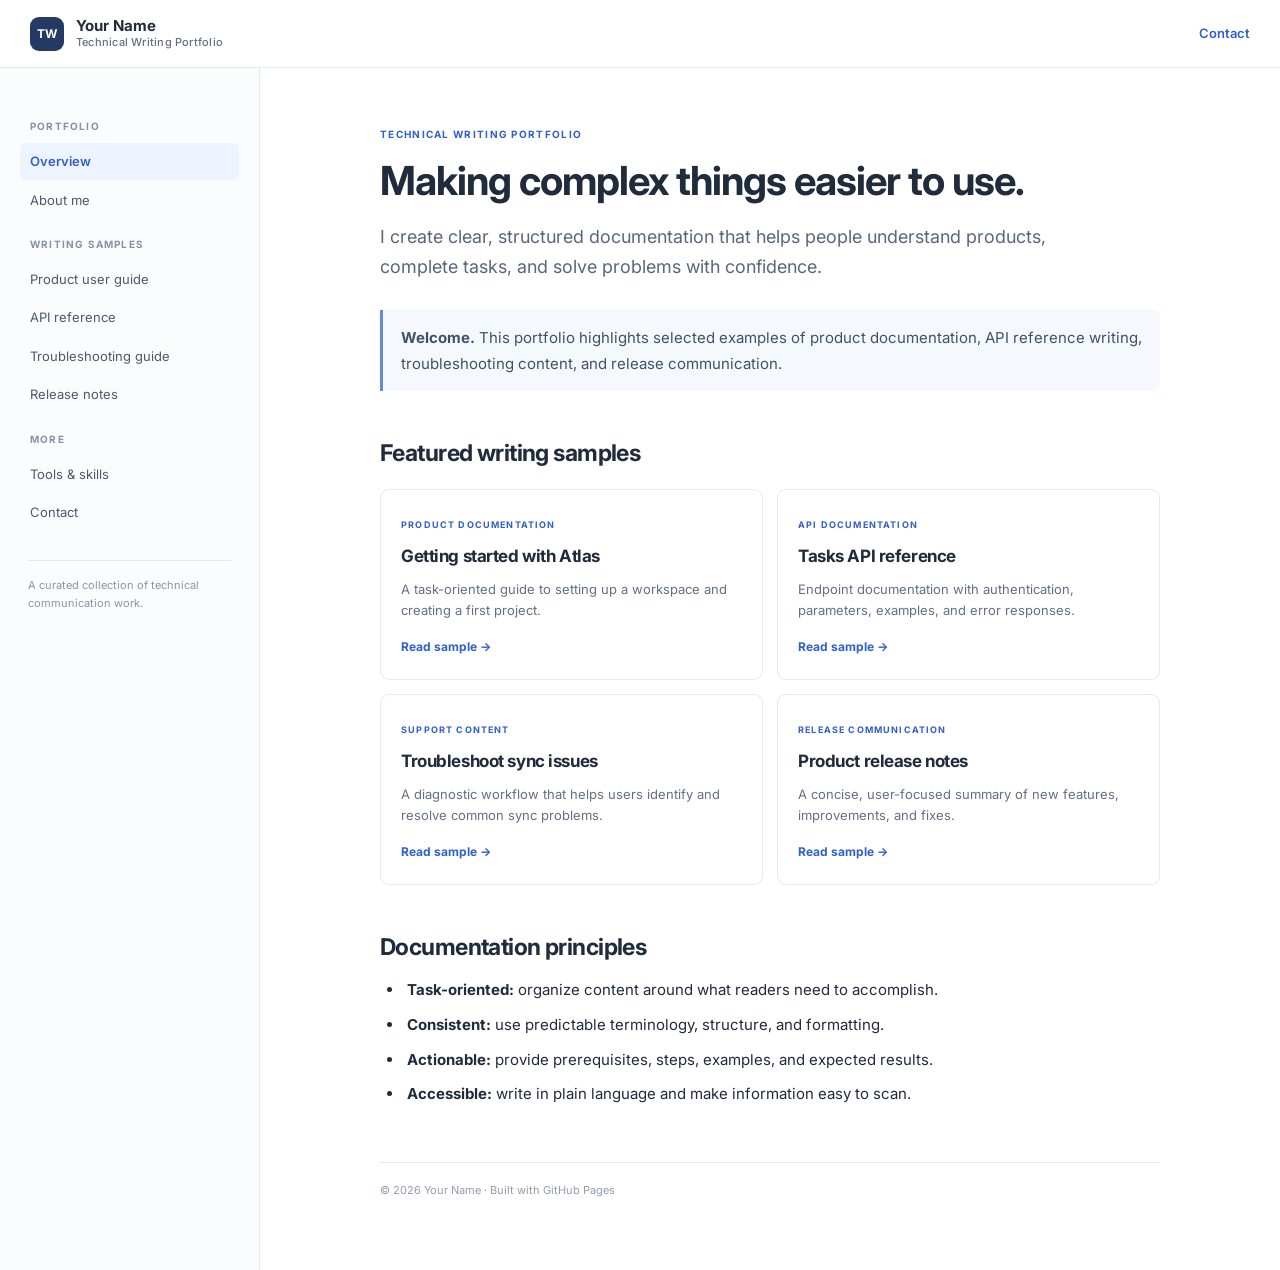
<file: index.html>
<!doctype html>
<html lang="en">
<head>
  <meta charset="utf-8">
  <meta name="viewport" content="width=device-width, initial-scale=1">
  <meta name="description" content="Technical writing portfolio showcasing product documentation, API references, troubleshooting guides, and release notes.">
  <title>Technical Writing Portfolio</title>
  <link rel="stylesheet" href="assets/css/styles.css">
</head>
<body>
  <a class="skip-link" href="#main">Skip to content</a>
  <header class="topbar">
    <button class="menu-toggle" id="menuToggle" aria-label="Toggle navigation" aria-expanded="false">☰</button>
    <a class="brand" href="index.html"><span class="brand-mark">TW</span><span>Your Name <small>Technical Writing Portfolio</small></span></a>
    <a class="top-link" href="contact.html">Contact</a>
  </header>
  <div class="layout">
    <aside class="sidebar" id="sidebar">
      <div class="nav-label">PORTFOLIO</div>
      <a class="nav-link active" href="index.html">Overview</a>
      <a class="nav-link" href="about.html">About me</a>
      <div class="nav-label">WRITING SAMPLES</div>
      <a class="nav-link" href="samples/user-guide.html">Product user guide</a>
      <a class="nav-link" href="samples/api-reference.html">API reference</a>
      <a class="nav-link" href="samples/troubleshooting.html">Troubleshooting guide</a>
      <a class="nav-link" href="samples/release-notes.html">Release notes</a>
      <div class="nav-label">MORE</div>
      <a class="nav-link" href="skills.html">Tools &amp; skills</a>
      <a class="nav-link" href="contact.html">Contact</a>
      <div class="sidebar-note">A curated collection of technical communication work.</div>
    </aside>
    <main id="main" class="content">
      <div class="eyebrow">TECHNICAL WRITING PORTFOLIO</div>
      <h1>Making complex things easier to use.</h1>
      <p class="lead">I create clear, structured documentation that helps people understand products, complete tasks, and solve problems with confidence.</p>
      <div class="callout"><strong>Welcome.</strong> This portfolio highlights selected examples of product documentation, API reference writing, troubleshooting content, and release communication.</div>
      <h2>Featured writing samples</h2>
      <div class="sample-grid">
        <a class="sample-card" href="samples/user-guide.html"><span class="card-kicker">PRODUCT DOCUMENTATION</span><h3>Getting started with Atlas</h3><p>A task-oriented guide to setting up a workspace and creating a first project.</p><span class="read-more">Read sample →</span></a>
        <a class="sample-card" href="samples/api-reference.html"><span class="card-kicker">API DOCUMENTATION</span><h3>Tasks API reference</h3><p>Endpoint documentation with authentication, parameters, examples, and error responses.</p><span class="read-more">Read sample →</span></a>
        <a class="sample-card" href="samples/troubleshooting.html"><span class="card-kicker">SUPPORT CONTENT</span><h3>Troubleshoot sync issues</h3><p>A diagnostic workflow that helps users identify and resolve common sync problems.</p><span class="read-more">Read sample →</span></a>
        <a class="sample-card" href="samples/release-notes.html"><span class="card-kicker">RELEASE COMMUNICATION</span><h3>Product release notes</h3><p>A concise, user-focused summary of new features, improvements, and fixes.</p><span class="read-more">Read sample →</span></a>
      </div>
      <h2>Documentation principles</h2>
      <ul class="principles">
        <li><strong>Task-oriented:</strong> organize content around what readers need to accomplish.</li>
        <li><strong>Consistent:</strong> use predictable terminology, structure, and formatting.</li>
        <li><strong>Actionable:</strong> provide prerequisites, steps, examples, and expected results.</li>
        <li><strong>Accessible:</strong> write in plain language and make information easy to scan.</li>
      </ul>
      <div class="footer">© <span id="year"></span> Your Name · Built with GitHub Pages</div>
    </main>
  </div>
  <script src="assets/js/site.js"></script>
</body>
</html>
</file>
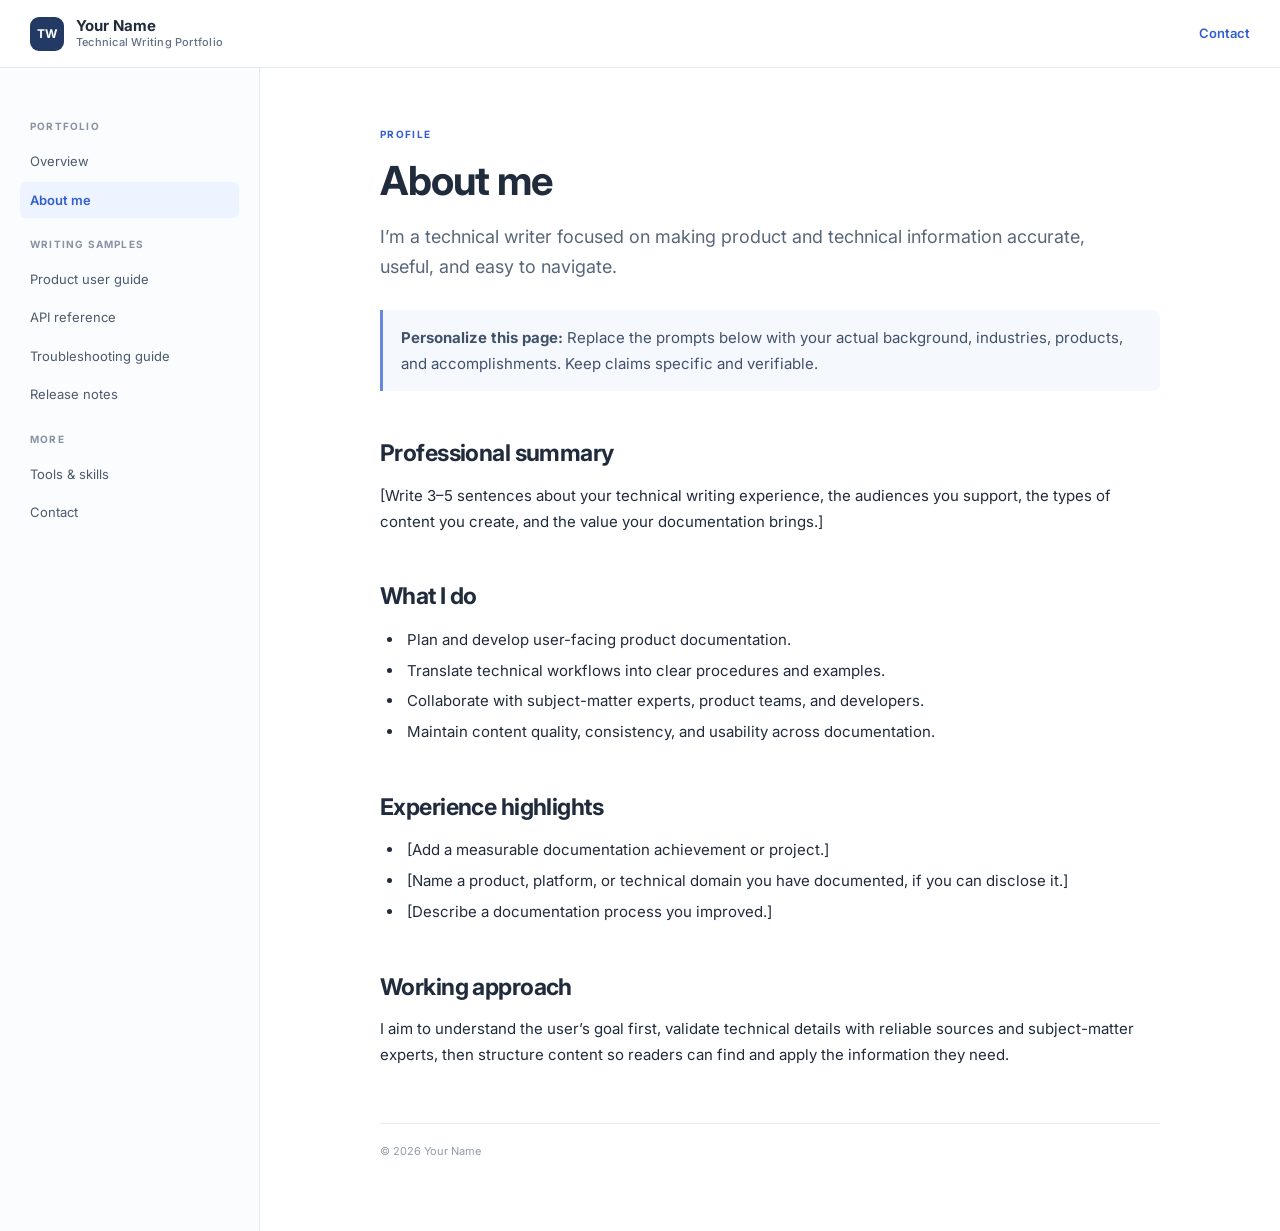
<file: about.html>
<!doctype html>
<html lang="en"><head><meta charset="utf-8"><meta name="viewport" content="width=device-width, initial-scale=1"><title>About me | Technical Writing Portfolio</title><link rel="stylesheet" href="assets/css/styles.css"></head>
<body><a class="skip-link" href="#main">Skip to content</a><header class="topbar"><button class="menu-toggle" id="menuToggle" aria-label="Toggle navigation" aria-expanded="false">☰</button><a class="brand" href="index.html"><span class="brand-mark">TW</span><span>Your Name <small>Technical Writing Portfolio</small></span></a><a class="top-link" href="contact.html">Contact</a></header>
<div class="layout"><aside class="sidebar" id="sidebar"><div class="nav-label">PORTFOLIO</div><a class="nav-link" href="index.html">Overview</a><a class="nav-link active" href="about.html">About me</a><div class="nav-label">WRITING SAMPLES</div><a class="nav-link" href="samples/user-guide.html">Product user guide</a><a class="nav-link" href="samples/api-reference.html">API reference</a><a class="nav-link" href="samples/troubleshooting.html">Troubleshooting guide</a><a class="nav-link" href="samples/release-notes.html">Release notes</a><div class="nav-label">MORE</div><a class="nav-link" href="skills.html">Tools &amp; skills</a><a class="nav-link" href="contact.html">Contact</a></aside>
<main id="main" class="content"><div class="eyebrow">PROFILE</div><h1>About me</h1><p class="lead">I’m a technical writer focused on making product and technical information accurate, useful, and easy to navigate.</p>
<div class="callout"><strong>Personalize this page:</strong> Replace the prompts below with your actual background, industries, products, and accomplishments. Keep claims specific and verifiable.</div>
<h2>Professional summary</h2><p>[Write 3–5 sentences about your technical writing experience, the audiences you support, the types of content you create, and the value your documentation brings.]</p>
<h2>What I do</h2><ul><li>Plan and develop user-facing product documentation.</li><li>Translate technical workflows into clear procedures and examples.</li><li>Collaborate with subject-matter experts, product teams, and developers.</li><li>Maintain content quality, consistency, and usability across documentation.</li></ul>
<h2>Experience highlights</h2><ul><li>[Add a measurable documentation achievement or project.]</li><li>[Name a product, platform, or technical domain you have documented, if you can disclose it.]</li><li>[Describe a documentation process you improved.]</li></ul>
<h2>Working approach</h2><p>I aim to understand the user’s goal first, validate technical details with reliable sources and subject-matter experts, then structure content so readers can find and apply the information they need.</p>
<div class="footer">© <span id="year"></span> Your Name</div></main></div><script src="assets/js/site.js"></script></body></html>
</file>
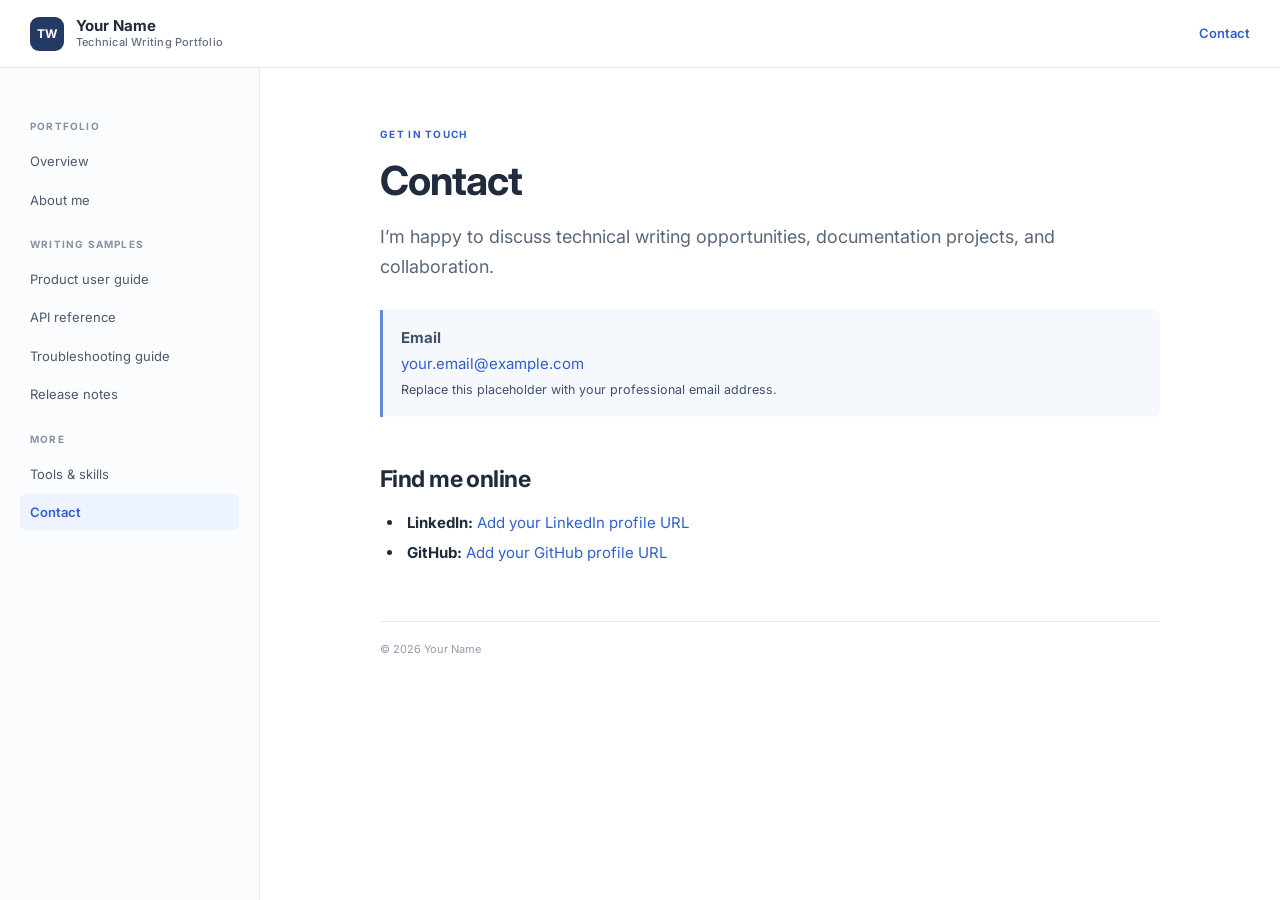
<file: contact.html>
<!doctype html>
<html lang="en"><head><meta charset="utf-8"><meta name="viewport" content="width=device-width, initial-scale=1"><title>Contact | Technical Writing Portfolio</title><link rel="stylesheet" href="assets/css/styles.css"></head>
<body><a class="skip-link" href="#main">Skip to content</a><header class="topbar"><button class="menu-toggle" id="menuToggle" aria-label="Toggle navigation" aria-expanded="false">☰</button><a class="brand" href="index.html"><span class="brand-mark">TW</span><span>Your Name <small>Technical Writing Portfolio</small></span></a><a class="top-link" href="contact.html">Contact</a></header>
<div class="layout"><aside class="sidebar" id="sidebar"><div class="nav-label">PORTFOLIO</div><a class="nav-link" href="index.html">Overview</a><a class="nav-link" href="about.html">About me</a><div class="nav-label">WRITING SAMPLES</div><a class="nav-link" href="samples/user-guide.html">Product user guide</a><a class="nav-link" href="samples/api-reference.html">API reference</a><a class="nav-link" href="samples/troubleshooting.html">Troubleshooting guide</a><a class="nav-link" href="samples/release-notes.html">Release notes</a><div class="nav-label">MORE</div><a class="nav-link" href="skills.html">Tools &amp; skills</a><a class="nav-link active" href="contact.html">Contact</a></aside>
<main id="main" class="content"><div class="eyebrow">GET IN TOUCH</div><h1>Contact</h1><p class="lead">I’m happy to discuss technical writing opportunities, documentation projects, and collaboration.</p>
<div class="callout"><strong>Email</strong><br><a href="mailto:your.email@example.com">your.email@example.com</a><br><small>Replace this placeholder with your professional email address.</small></div>
<h2>Find me online</h2><ul><li><strong>LinkedIn:</strong> <a href="https://www.linkedin.com/" target="_blank" rel="noopener">Add your LinkedIn profile URL</a></li><li><strong>GitHub:</strong> <a href="https://github.com/" target="_blank" rel="noopener">Add your GitHub profile URL</a></li></ul>
<div class="footer">© <span id="year"></span> Your Name</div></main></div><script src="assets/js/site.js"></script></body></html>
</file>
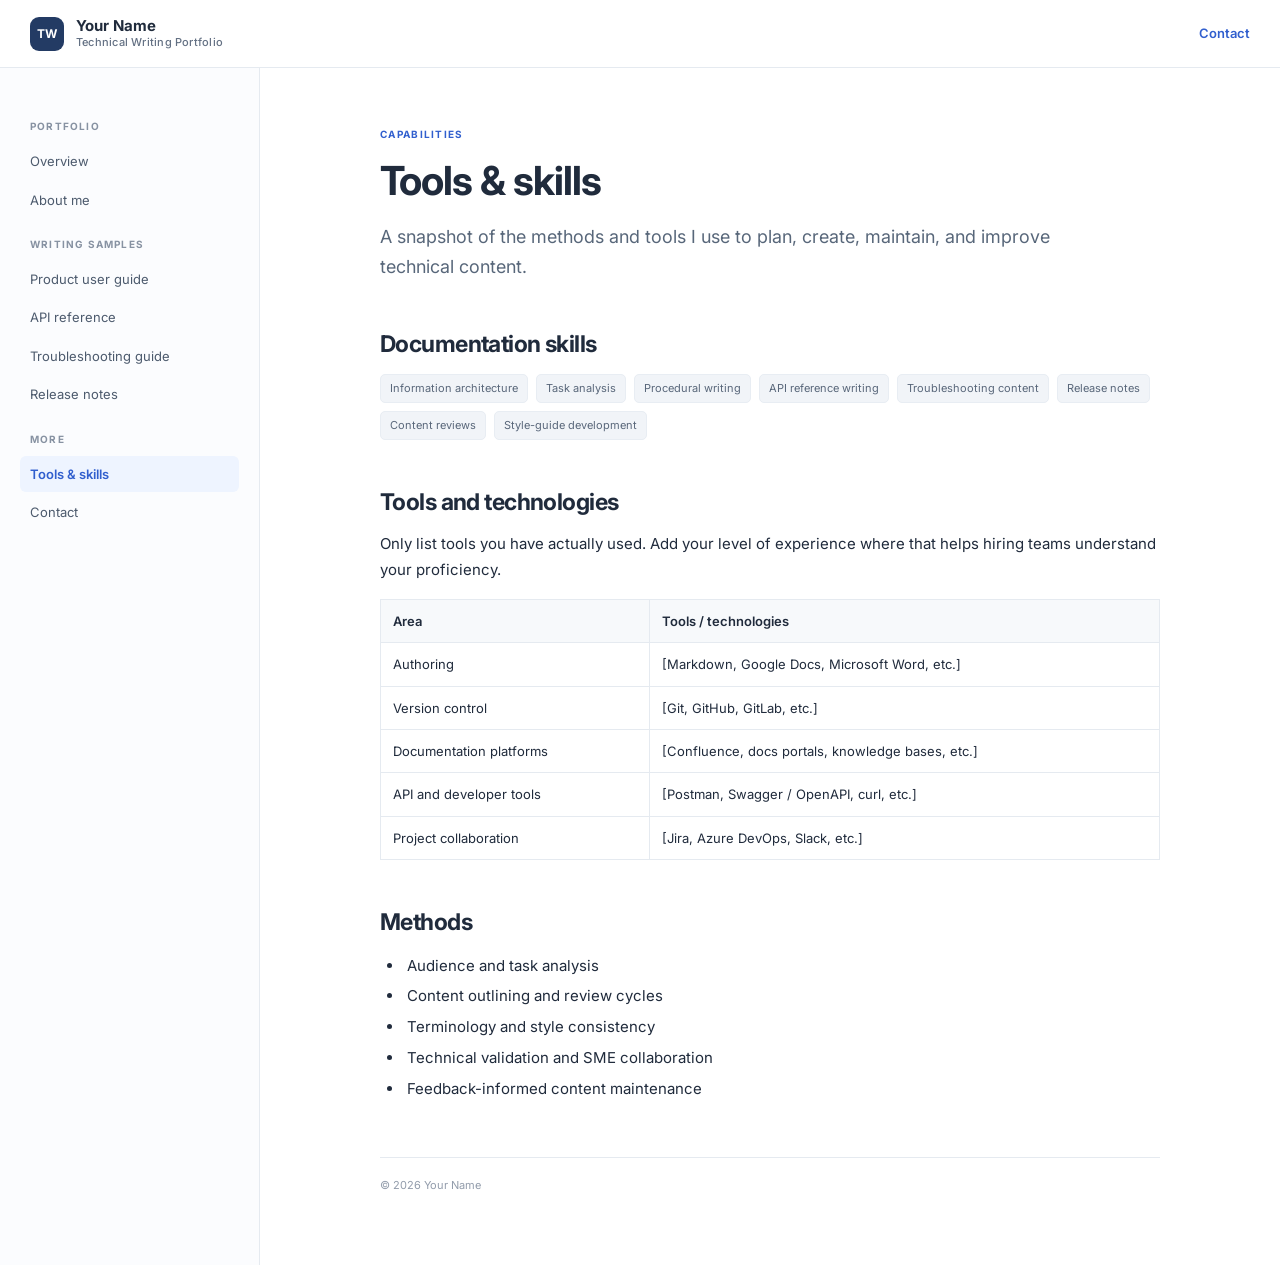
<file: skills.html>
<!doctype html>
<html lang="en"><head><meta charset="utf-8"><meta name="viewport" content="width=device-width, initial-scale=1"><title>Tools & skills | Technical Writing Portfolio</title><link rel="stylesheet" href="assets/css/styles.css"></head>
<body><a class="skip-link" href="#main">Skip to content</a><header class="topbar"><button class="menu-toggle" id="menuToggle" aria-label="Toggle navigation" aria-expanded="false">☰</button><a class="brand" href="index.html"><span class="brand-mark">TW</span><span>Your Name <small>Technical Writing Portfolio</small></span></a><a class="top-link" href="contact.html">Contact</a></header>
<div class="layout"><aside class="sidebar" id="sidebar"><div class="nav-label">PORTFOLIO</div><a class="nav-link" href="index.html">Overview</a><a class="nav-link" href="about.html">About me</a><div class="nav-label">WRITING SAMPLES</div><a class="nav-link" href="samples/user-guide.html">Product user guide</a><a class="nav-link" href="samples/api-reference.html">API reference</a><a class="nav-link" href="samples/troubleshooting.html">Troubleshooting guide</a><a class="nav-link" href="samples/release-notes.html">Release notes</a><div class="nav-label">MORE</div><a class="nav-link active" href="skills.html">Tools &amp; skills</a><a class="nav-link" href="contact.html">Contact</a></aside>
<main id="main" class="content"><div class="eyebrow">CAPABILITIES</div><h1>Tools &amp; skills</h1><p class="lead">A snapshot of the methods and tools I use to plan, create, maintain, and improve technical content.</p>
<h2>Documentation skills</h2><div class="tag-list"><span>Information architecture</span><span>Task analysis</span><span>Procedural writing</span><span>API reference writing</span><span>Troubleshooting content</span><span>Release notes</span><span>Content reviews</span><span>Style-guide development</span></div>
<h2>Tools and technologies</h2><p>Only list tools you have actually used. Add your level of experience where that helps hiring teams understand your proficiency.</p><table><thead><tr><th>Area</th><th>Tools / technologies</th></tr></thead><tbody><tr><td>Authoring</td><td>[Markdown, Google Docs, Microsoft Word, etc.]</td></tr><tr><td>Version control</td><td>[Git, GitHub, GitLab, etc.]</td></tr><tr><td>Documentation platforms</td><td>[Confluence, docs portals, knowledge bases, etc.]</td></tr><tr><td>API and developer tools</td><td>[Postman, Swagger / OpenAPI, curl, etc.]</td></tr><tr><td>Project collaboration</td><td>[Jira, Azure DevOps, Slack, etc.]</td></tr></tbody></table>
<h2>Methods</h2><ul><li>Audience and task analysis</li><li>Content outlining and review cycles</li><li>Terminology and style consistency</li><li>Technical validation and SME collaboration</li><li>Feedback-informed content maintenance</li></ul>
<div class="footer">© <span id="year"></span> Your Name</div></main></div><script src="assets/js/site.js"></script></body></html>
</file>
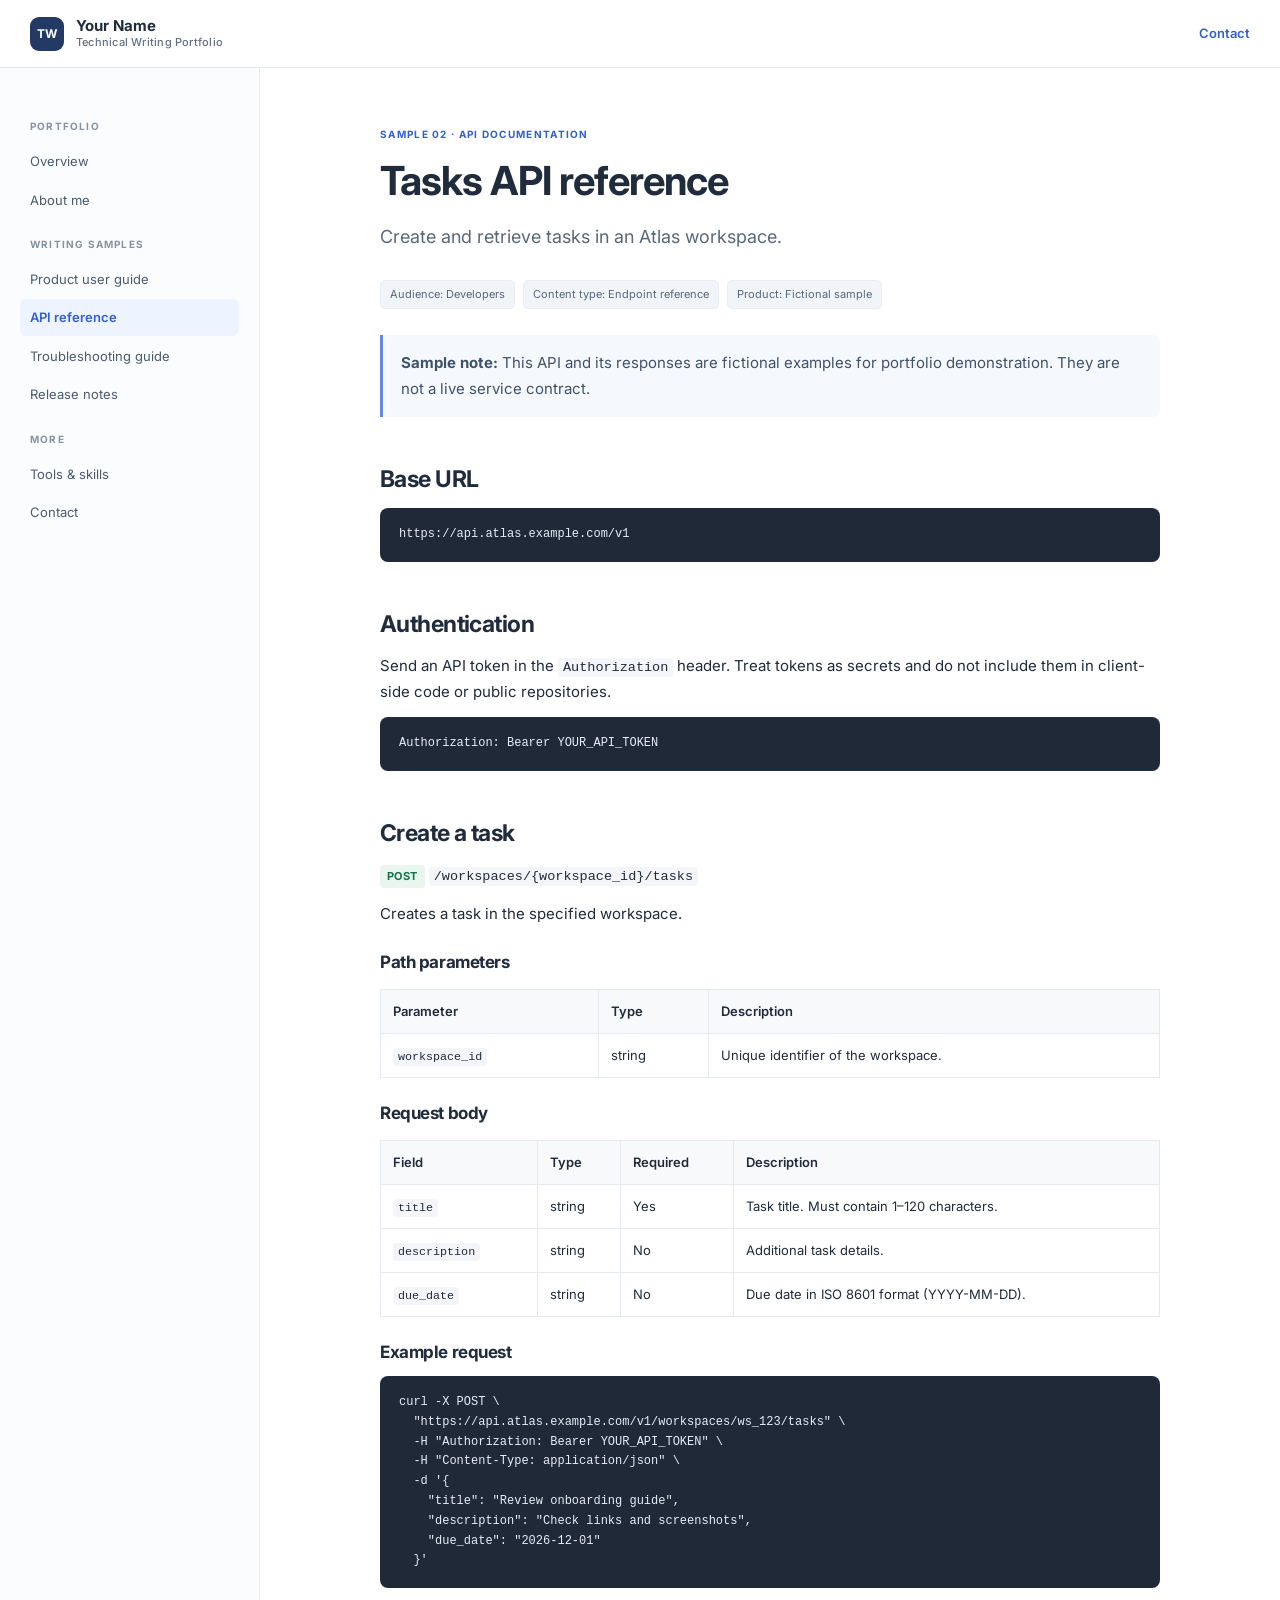
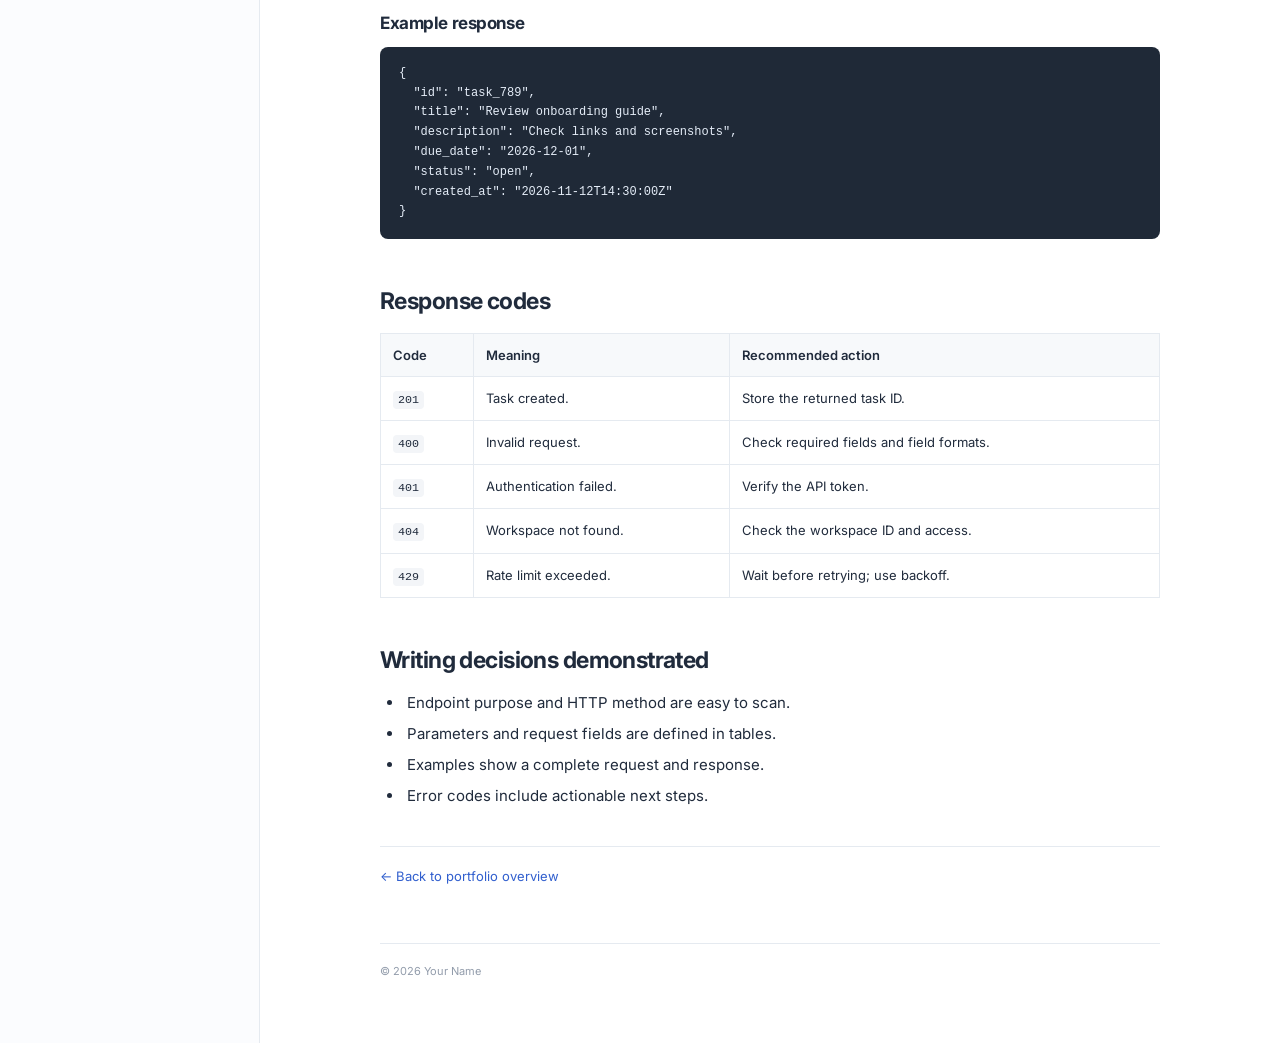
<file: samples/api-reference.html>
<!doctype html>
<html lang="en"><head><meta charset="utf-8"><meta name="viewport" content="width=device-width, initial-scale=1"><title>Tasks API reference | Writing Sample</title><link rel="stylesheet" href="../assets/css/styles.css"></head>
<body><a class="skip-link" href="#main">Skip to content</a><header class="topbar"><button class="menu-toggle" id="menuToggle" aria-label="Toggle navigation" aria-expanded="false">☰</button><a class="brand" href="../index.html"><span class="brand-mark">TW</span><span>Your Name <small>Technical Writing Portfolio</small></span></a><a class="top-link" href="../contact.html">Contact</a></header>
<div class="layout"><aside class="sidebar" id="sidebar"><div class="nav-label">PORTFOLIO</div><a class="nav-link" href="../index.html">Overview</a><a class="nav-link" href="../about.html">About me</a><div class="nav-label">WRITING SAMPLES</div><a class="nav-link" href="user-guide.html">Product user guide</a><a class="nav-link active" href="api-reference.html">API reference</a><a class="nav-link" href="troubleshooting.html">Troubleshooting guide</a><a class="nav-link" href="release-notes.html">Release notes</a><div class="nav-label">MORE</div><a class="nav-link" href="../skills.html">Tools &amp; skills</a><a class="nav-link" href="../contact.html">Contact</a></aside>
<main id="main" class="content"><div class="eyebrow">SAMPLE 02 · API DOCUMENTATION</div><h1>Tasks API reference</h1><p class="lead">Create and retrieve tasks in an Atlas workspace.</p><div class="sample-meta"><span>Audience: Developers</span><span>Content type: Endpoint reference</span><span>Product: Fictional sample</span></div>
<div class="callout"><strong>Sample note:</strong> This API and its responses are fictional examples for portfolio demonstration. They are not a live service contract.</div>
<h2>Base URL</h2><pre><code>https://api.atlas.example.com/v1</code></pre>
<h2>Authentication</h2><p>Send an API token in the <code>Authorization</code> header. Treat tokens as secrets and do not include them in client-side code or public repositories.</p><pre><code>Authorization: Bearer YOUR_API_TOKEN</code></pre>
<h2>Create a task</h2><p><span class="method">POST</span> <code>/workspaces/{workspace_id}/tasks</code></p><p>Creates a task in the specified workspace.</p>
<h3>Path parameters</h3><table><thead><tr><th>Parameter</th><th>Type</th><th>Description</th></tr></thead><tbody><tr><td><code>workspace_id</code></td><td>string</td><td>Unique identifier of the workspace.</td></tr></tbody></table>
<h3>Request body</h3><table><thead><tr><th>Field</th><th>Type</th><th>Required</th><th>Description</th></tr></thead><tbody><tr><td><code>title</code></td><td>string</td><td>Yes</td><td>Task title. Must contain 1–120 characters.</td></tr><tr><td><code>description</code></td><td>string</td><td>No</td><td>Additional task details.</td></tr><tr><td><code>due_date</code></td><td>string</td><td>No</td><td>Due date in ISO 8601 format (YYYY-MM-DD).</td></tr></tbody></table>
<h3>Example request</h3><pre><code>curl -X POST \
  "https://api.atlas.example.com/v1/workspaces/ws_123/tasks" \
  -H "Authorization: Bearer YOUR_API_TOKEN" \
  -H "Content-Type: application/json" \
  -d '{
    "title": "Review onboarding guide",
    "description": "Check links and screenshots",
    "due_date": "2026-12-01"
  }'</code></pre>
<h3>Example response</h3><pre><code>{
  "id": "task_789",
  "title": "Review onboarding guide",
  "description": "Check links and screenshots",
  "due_date": "2026-12-01",
  "status": "open",
  "created_at": "2026-11-12T14:30:00Z"
}</code></pre>
<h2>Response codes</h2><table><thead><tr><th>Code</th><th>Meaning</th><th>Recommended action</th></tr></thead><tbody><tr><td><code>201</code></td><td>Task created.</td><td>Store the returned task ID.</td></tr><tr><td><code>400</code></td><td>Invalid request.</td><td>Check required fields and field formats.</td></tr><tr><td><code>401</code></td><td>Authentication failed.</td><td>Verify the API token.</td></tr><tr><td><code>404</code></td><td>Workspace not found.</td><td>Check the workspace ID and access.</td></tr><tr><td><code>429</code></td><td>Rate limit exceeded.</td><td>Wait before retrying; use backoff.</td></tr></tbody></table>
<h2>Writing decisions demonstrated</h2><ul><li>Endpoint purpose and HTTP method are easy to scan.</li><li>Parameters and request fields are defined in tables.</li><li>Examples show a complete request and response.</li><li>Error codes include actionable next steps.</li></ul>
<p class="back-link"><a href="../index.html">← Back to portfolio overview</a></p><div class="footer">© <span id="year"></span> Your Name</div></main></div><script src="../assets/js/site.js"></script></body></html>
</file>
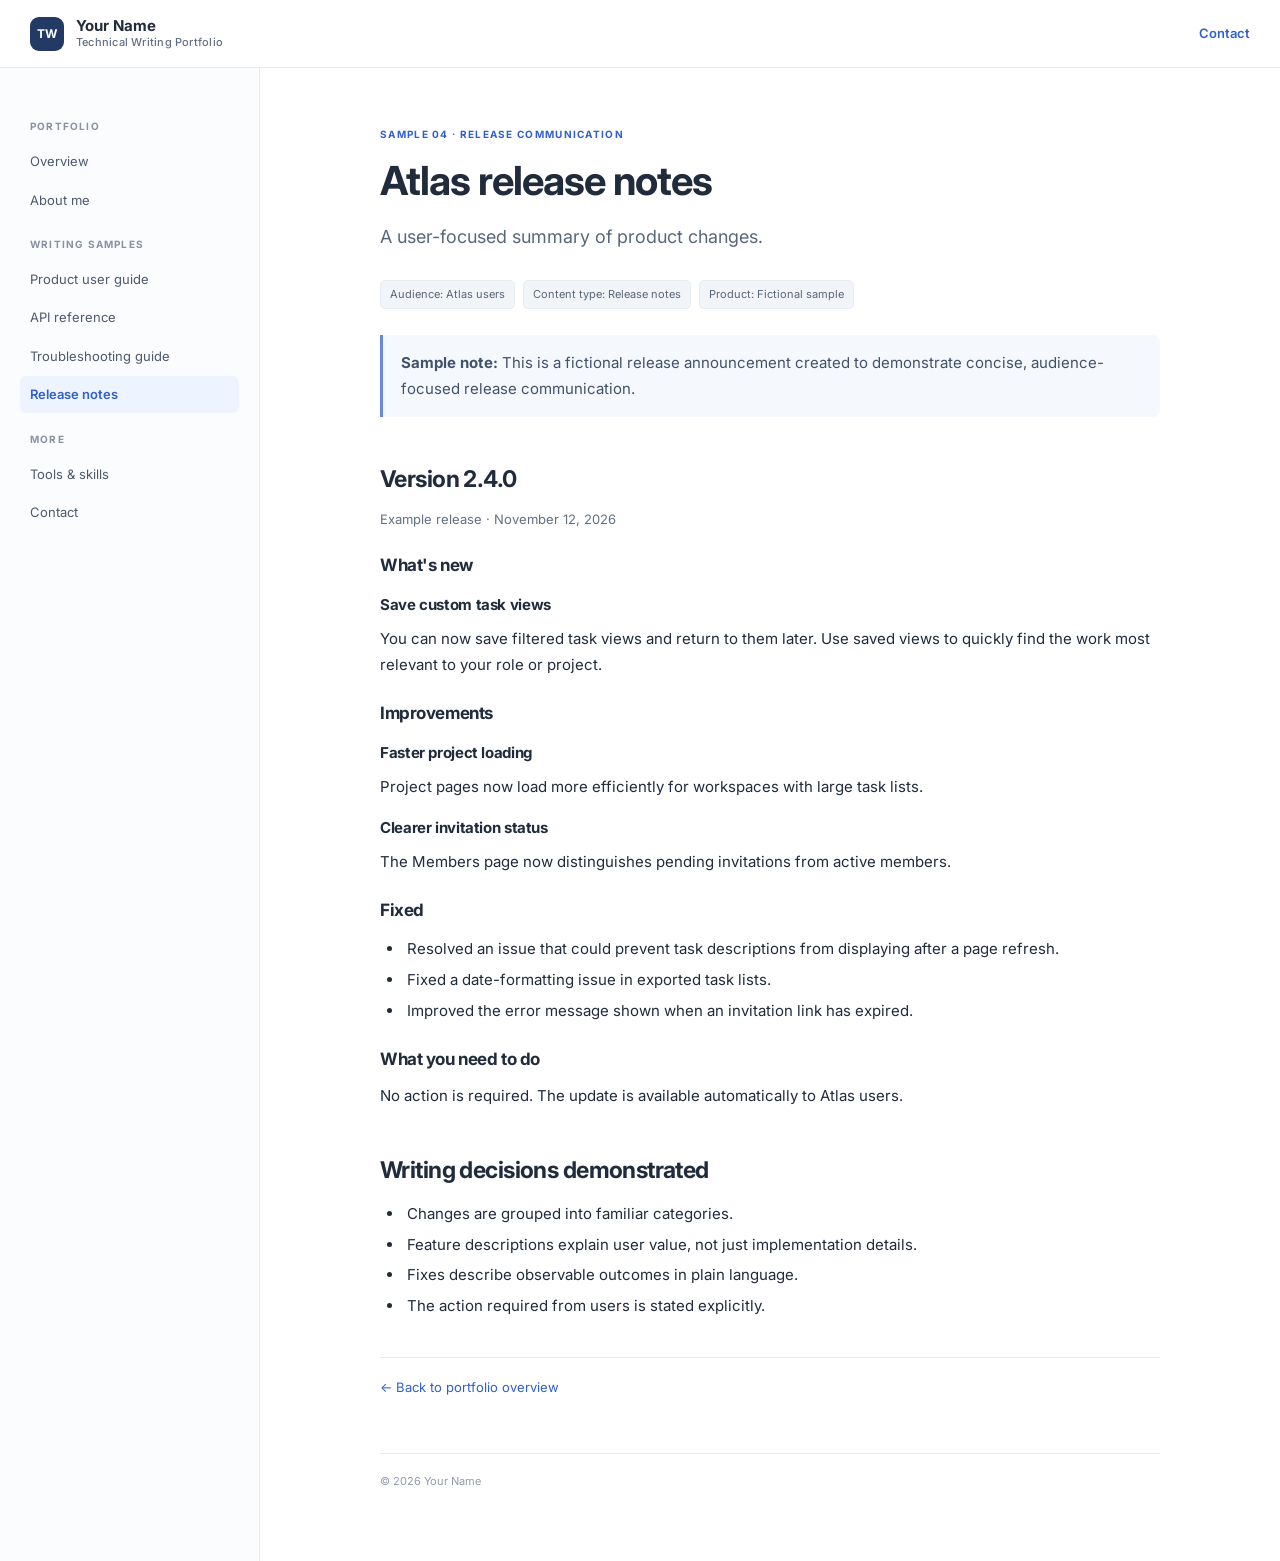
<file: samples/release-notes.html>
<!doctype html>
<html lang="en"><head><meta charset="utf-8"><meta name="viewport" content="width=device-width, initial-scale=1"><title>Atlas release notes | Writing Sample</title><link rel="stylesheet" href="../assets/css/styles.css"></head>
<body><a class="skip-link" href="#main">Skip to content</a><header class="topbar"><button class="menu-toggle" id="menuToggle" aria-label="Toggle navigation" aria-expanded="false">☰</button><a class="brand" href="../index.html"><span class="brand-mark">TW</span><span>Your Name <small>Technical Writing Portfolio</small></span></a><a class="top-link" href="../contact.html">Contact</a></header>
<div class="layout"><aside class="sidebar" id="sidebar"><div class="nav-label">PORTFOLIO</div><a class="nav-link" href="../index.html">Overview</a><a class="nav-link" href="../about.html">About me</a><div class="nav-label">WRITING SAMPLES</div><a class="nav-link" href="user-guide.html">Product user guide</a><a class="nav-link" href="api-reference.html">API reference</a><a class="nav-link" href="troubleshooting.html">Troubleshooting guide</a><a class="nav-link active" href="release-notes.html">Release notes</a><div class="nav-label">MORE</div><a class="nav-link" href="../skills.html">Tools &amp; skills</a><a class="nav-link" href="../contact.html">Contact</a></aside>
<main id="main" class="content"><div class="eyebrow">SAMPLE 04 · RELEASE COMMUNICATION</div><h1>Atlas release notes</h1><p class="lead">A user-focused summary of product changes.</p><div class="sample-meta"><span>Audience: Atlas users</span><span>Content type: Release notes</span><span>Product: Fictional sample</span></div>
<div class="callout"><strong>Sample note:</strong> This is a fictional release announcement created to demonstrate concise, audience-focused release communication.</div>
<h2>Version 2.4.0</h2><p class="muted">Example release · November 12, 2026</p>
<h3>What's new</h3><h4>Save custom task views</h4><p>You can now save filtered task views and return to them later. Use saved views to quickly find the work most relevant to your role or project.</p>
<h3>Improvements</h3><h4>Faster project loading</h4><p>Project pages now load more efficiently for workspaces with large task lists.</p><h4>Clearer invitation status</h4><p>The Members page now distinguishes pending invitations from active members.</p>
<h3>Fixed</h3><ul><li>Resolved an issue that could prevent task descriptions from displaying after a page refresh.</li><li>Fixed a date-formatting issue in exported task lists.</li><li>Improved the error message shown when an invitation link has expired.</li></ul>
<h3>What you need to do</h3><p>No action is required. The update is available automatically to Atlas users.</p>
<h2>Writing decisions demonstrated</h2><ul><li>Changes are grouped into familiar categories.</li><li>Feature descriptions explain user value, not just implementation details.</li><li>Fixes describe observable outcomes in plain language.</li><li>The action required from users is stated explicitly.</li></ul>
<p class="back-link"><a href="../index.html">← Back to portfolio overview</a></p><div class="footer">© <span id="year"></span> Your Name</div></main></div><script src="../assets/js/site.js"></script></body></html>
</file>
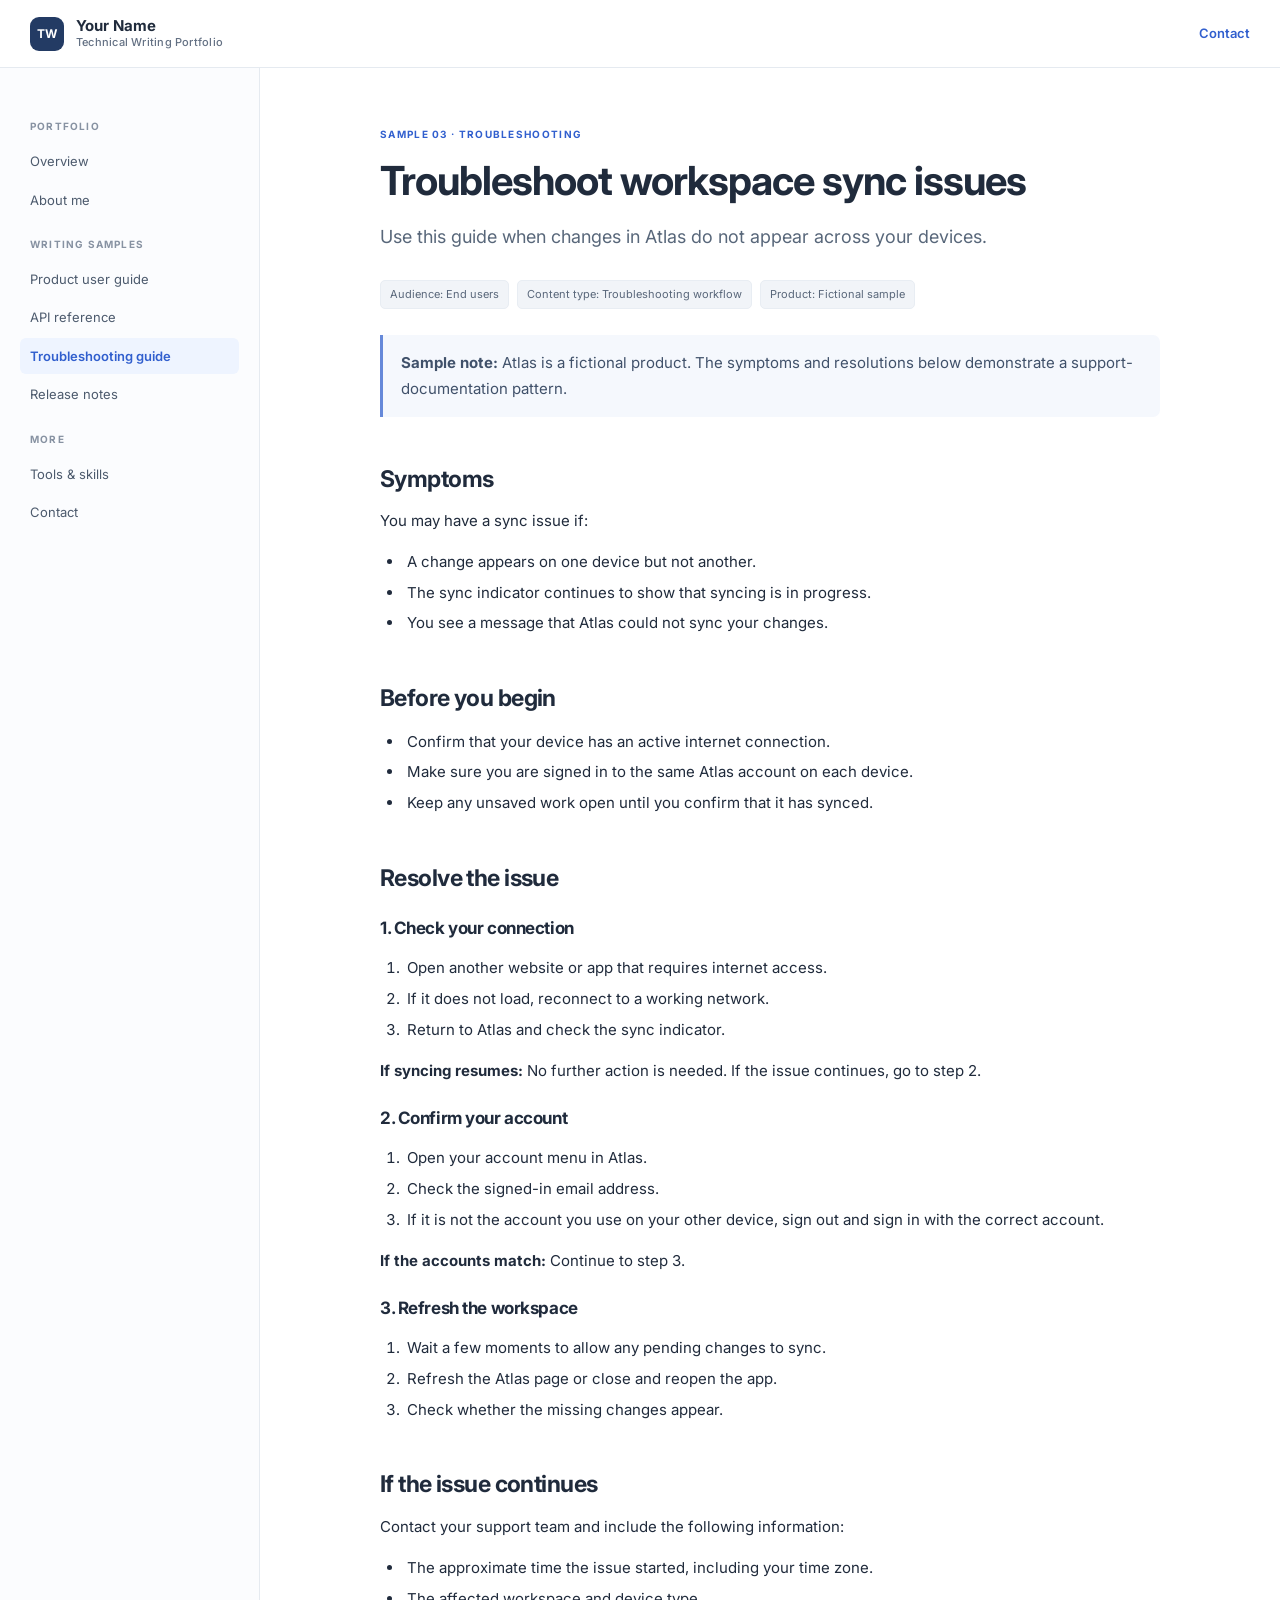
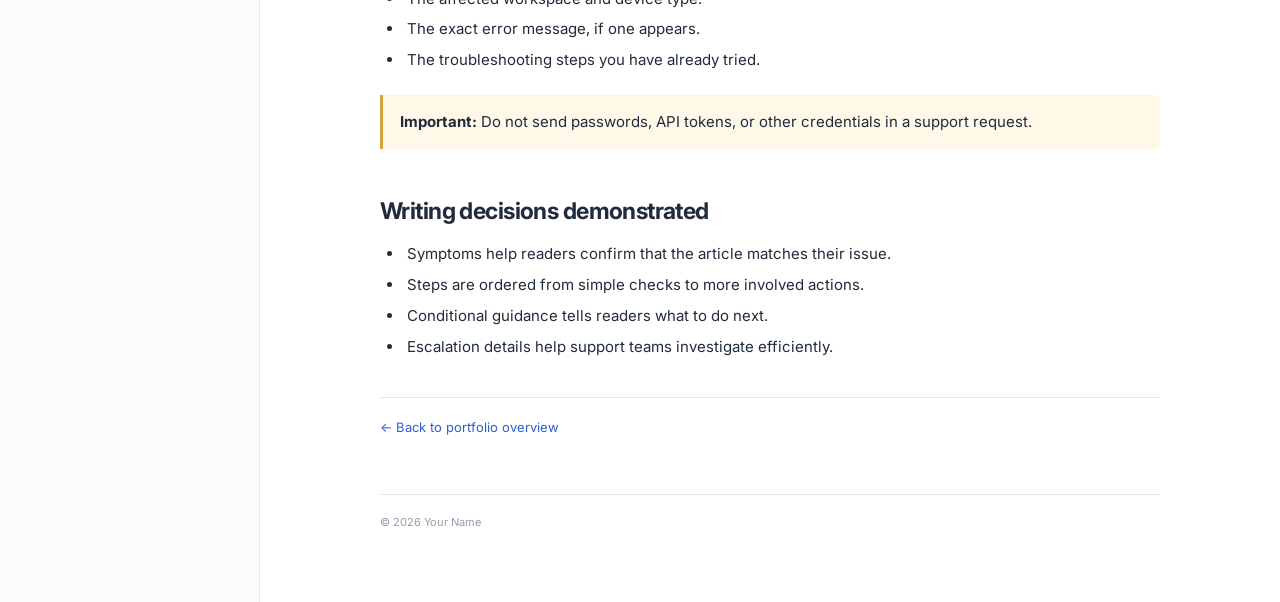
<file: samples/troubleshooting.html>
<!doctype html>
<html lang="en"><head><meta charset="utf-8"><meta name="viewport" content="width=device-width, initial-scale=1"><title>Troubleshoot sync issues | Writing Sample</title><link rel="stylesheet" href="../assets/css/styles.css"></head>
<body><a class="skip-link" href="#main">Skip to content</a><header class="topbar"><button class="menu-toggle" id="menuToggle" aria-label="Toggle navigation" aria-expanded="false">☰</button><a class="brand" href="../index.html"><span class="brand-mark">TW</span><span>Your Name <small>Technical Writing Portfolio</small></span></a><a class="top-link" href="../contact.html">Contact</a></header>
<div class="layout"><aside class="sidebar" id="sidebar"><div class="nav-label">PORTFOLIO</div><a class="nav-link" href="../index.html">Overview</a><a class="nav-link" href="../about.html">About me</a><div class="nav-label">WRITING SAMPLES</div><a class="nav-link" href="user-guide.html">Product user guide</a><a class="nav-link" href="api-reference.html">API reference</a><a class="nav-link active" href="troubleshooting.html">Troubleshooting guide</a><a class="nav-link" href="release-notes.html">Release notes</a><div class="nav-label">MORE</div><a class="nav-link" href="../skills.html">Tools &amp; skills</a><a class="nav-link" href="../contact.html">Contact</a></aside>
<main id="main" class="content"><div class="eyebrow">SAMPLE 03 · TROUBLESHOOTING</div><h1>Troubleshoot workspace sync issues</h1><p class="lead">Use this guide when changes in Atlas do not appear across your devices.</p><div class="sample-meta"><span>Audience: End users</span><span>Content type: Troubleshooting workflow</span><span>Product: Fictional sample</span></div>
<div class="callout"><strong>Sample note:</strong> Atlas is a fictional product. The symptoms and resolutions below demonstrate a support-documentation pattern.</div>
<h2>Symptoms</h2><p>You may have a sync issue if:</p><ul><li>A change appears on one device but not another.</li><li>The sync indicator continues to show that syncing is in progress.</li><li>You see a message that Atlas could not sync your changes.</li></ul>
<h2>Before you begin</h2><ul><li>Confirm that your device has an active internet connection.</li><li>Make sure you are signed in to the same Atlas account on each device.</li><li>Keep any unsaved work open until you confirm that it has synced.</li></ul>
<h2>Resolve the issue</h2>
<h3>1. Check your connection</h3><ol><li>Open another website or app that requires internet access.</li><li>If it does not load, reconnect to a working network.</li><li>Return to Atlas and check the sync indicator.</li></ol><p><strong>If syncing resumes:</strong> No further action is needed. If the issue continues, go to step 2.</p>
<h3>2. Confirm your account</h3><ol><li>Open your account menu in Atlas.</li><li>Check the signed-in email address.</li><li>If it is not the account you use on your other device, sign out and sign in with the correct account.</li></ol><p><strong>If the accounts match:</strong> Continue to step 3.</p>
<h3>3. Refresh the workspace</h3><ol><li>Wait a few moments to allow any pending changes to sync.</li><li>Refresh the Atlas page or close and reopen the app.</li><li>Check whether the missing changes appear.</li></ol>
<h2>If the issue continues</h2><p>Contact your support team and include the following information:</p><ul><li>The approximate time the issue started, including your time zone.</li><li>The affected workspace and device type.</li><li>The exact error message, if one appears.</li><li>The troubleshooting steps you have already tried.</li></ul><div class="warning"><strong>Important:</strong> Do not send passwords, API tokens, or other credentials in a support request.</div>
<h2>Writing decisions demonstrated</h2><ul><li>Symptoms help readers confirm that the article matches their issue.</li><li>Steps are ordered from simple checks to more involved actions.</li><li>Conditional guidance tells readers what to do next.</li><li>Escalation details help support teams investigate efficiently.</li></ul>
<p class="back-link"><a href="../index.html">← Back to portfolio overview</a></p><div class="footer">© <span id="year"></span> Your Name</div></main></div><script src="../assets/js/site.js"></script></body></html>
</file>
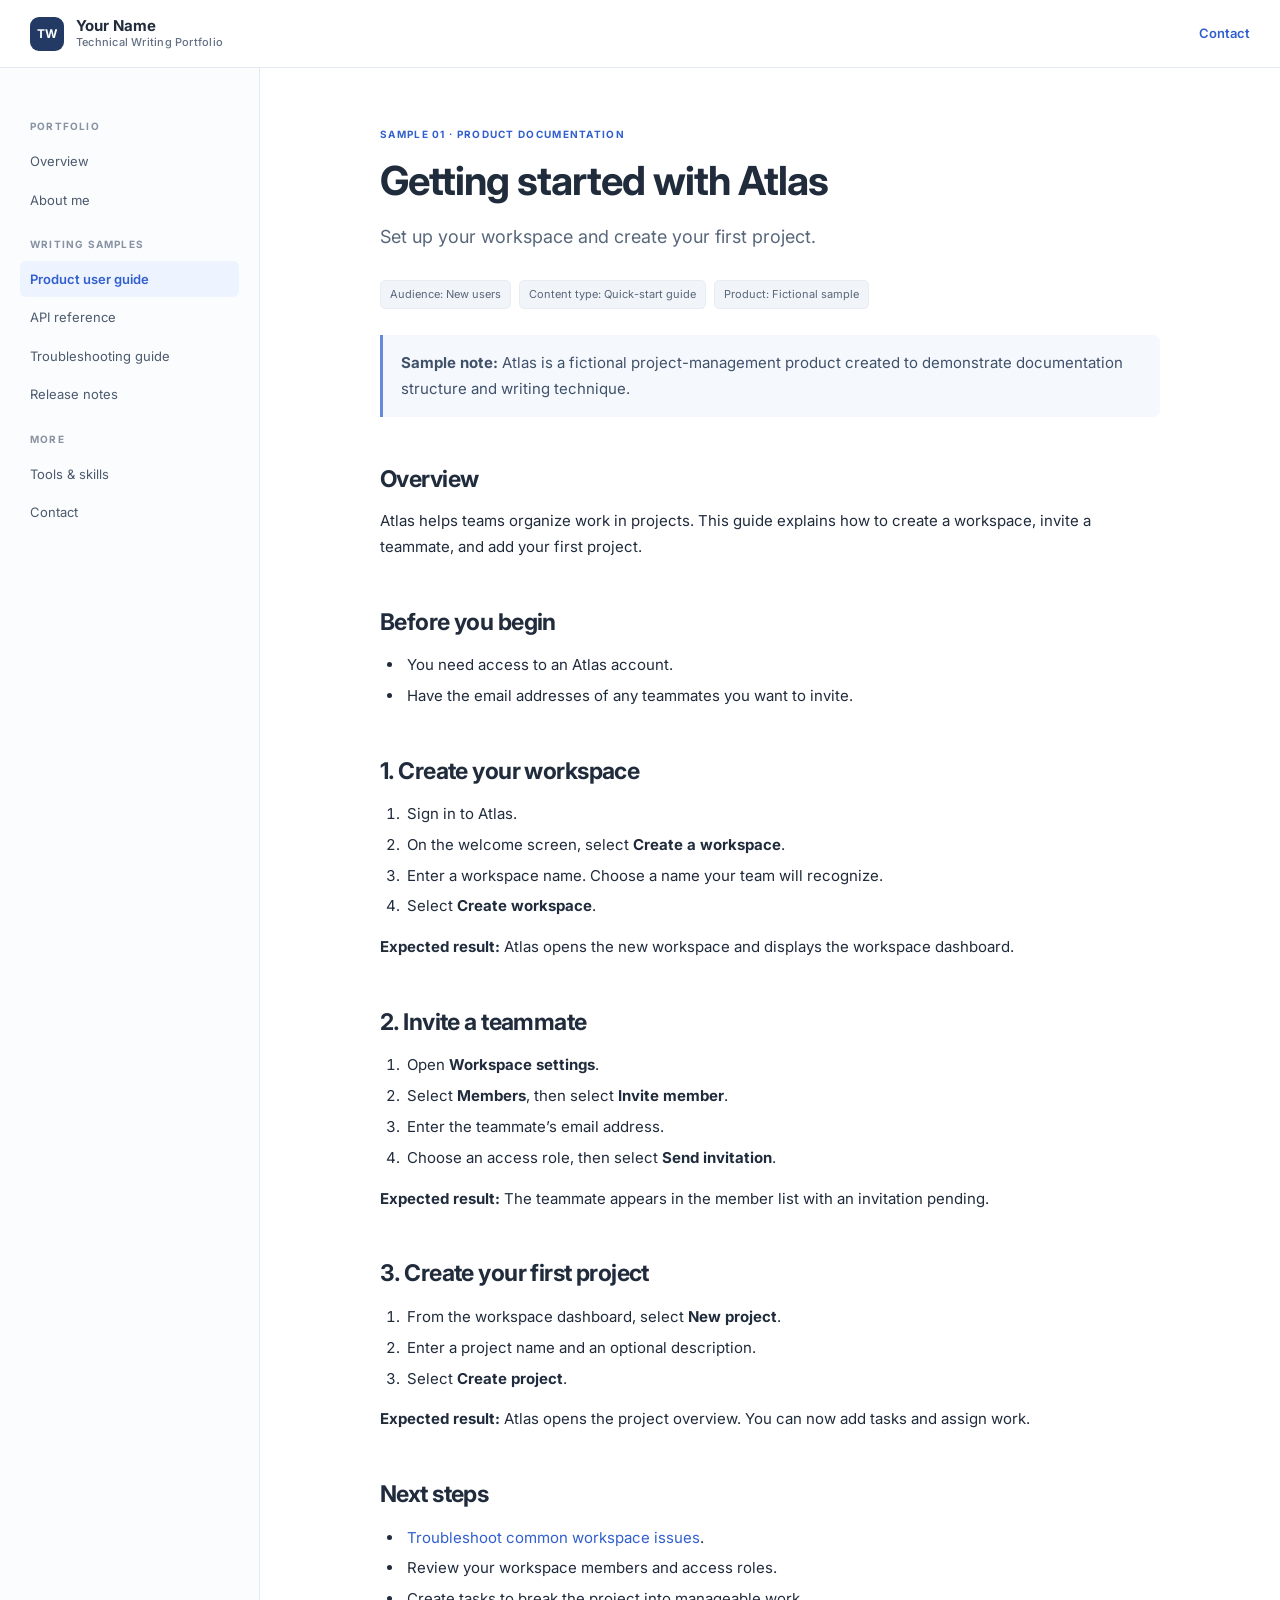
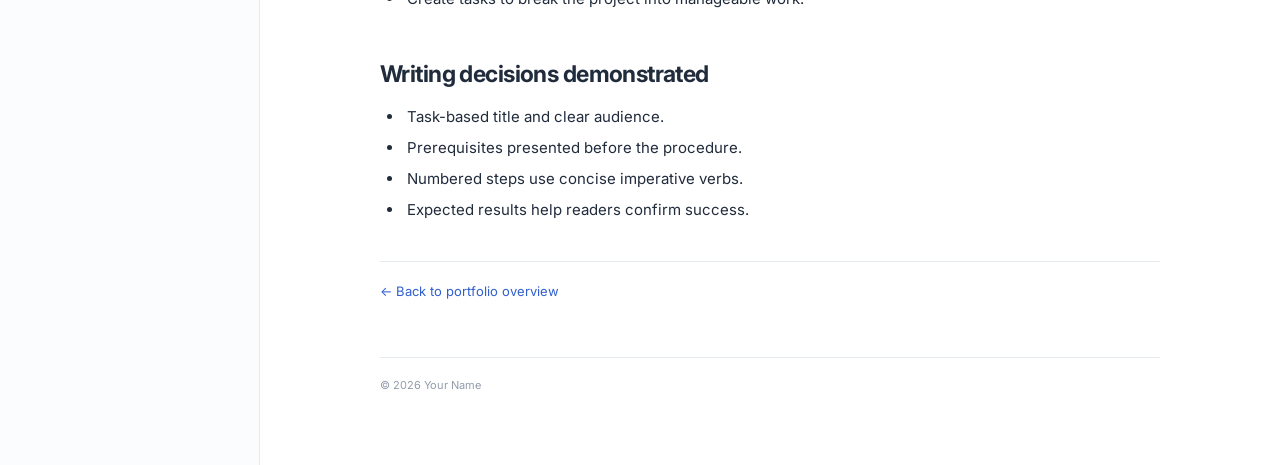
<file: samples/user-guide.html>
<!doctype html>
<html lang="en"><head><meta charset="utf-8"><meta name="viewport" content="width=device-width, initial-scale=1"><title>Getting started with Atlas | Writing Sample</title><link rel="stylesheet" href="../assets/css/styles.css"></head>
<body><a class="skip-link" href="#main">Skip to content</a><header class="topbar"><button class="menu-toggle" id="menuToggle" aria-label="Toggle navigation" aria-expanded="false">☰</button><a class="brand" href="../index.html"><span class="brand-mark">TW</span><span>Your Name <small>Technical Writing Portfolio</small></span></a><a class="top-link" href="../contact.html">Contact</a></header>
<div class="layout"><aside class="sidebar" id="sidebar"><div class="nav-label">PORTFOLIO</div><a class="nav-link" href="../index.html">Overview</a><a class="nav-link" href="../about.html">About me</a><div class="nav-label">WRITING SAMPLES</div><a class="nav-link active" href="user-guide.html">Product user guide</a><a class="nav-link" href="api-reference.html">API reference</a><a class="nav-link" href="troubleshooting.html">Troubleshooting guide</a><a class="nav-link" href="release-notes.html">Release notes</a><div class="nav-label">MORE</div><a class="nav-link" href="../skills.html">Tools &amp; skills</a><a class="nav-link" href="../contact.html">Contact</a></aside>
<main id="main" class="content"><div class="eyebrow">SAMPLE 01 · PRODUCT DOCUMENTATION</div><h1>Getting started with Atlas</h1><p class="lead">Set up your workspace and create your first project.</p><div class="sample-meta"><span>Audience: New users</span><span>Content type: Quick-start guide</span><span>Product: Fictional sample</span></div>
<div class="callout"><strong>Sample note:</strong> Atlas is a fictional project-management product created to demonstrate documentation structure and writing technique.</div>
<h2>Overview</h2><p>Atlas helps teams organize work in projects. This guide explains how to create a workspace, invite a teammate, and add your first project.</p>
<h2>Before you begin</h2><ul><li>You need access to an Atlas account.</li><li>Have the email addresses of any teammates you want to invite.</li></ul>
<h2>1. Create your workspace</h2><ol><li>Sign in to Atlas.</li><li>On the welcome screen, select <strong>Create a workspace</strong>.</li><li>Enter a workspace name. Choose a name your team will recognize.</li><li>Select <strong>Create workspace</strong>.</li></ol><p><strong>Expected result:</strong> Atlas opens the new workspace and displays the workspace dashboard.</p>
<h2>2. Invite a teammate</h2><ol><li>Open <strong>Workspace settings</strong>.</li><li>Select <strong>Members</strong>, then select <strong>Invite member</strong>.</li><li>Enter the teammate’s email address.</li><li>Choose an access role, then select <strong>Send invitation</strong>.</li></ol><p><strong>Expected result:</strong> The teammate appears in the member list with an invitation pending.</p>
<h2>3. Create your first project</h2><ol><li>From the workspace dashboard, select <strong>New project</strong>.</li><li>Enter a project name and an optional description.</li><li>Select <strong>Create project</strong>.</li></ol><p><strong>Expected result:</strong> Atlas opens the project overview. You can now add tasks and assign work.</p>
<h2>Next steps</h2><ul><li><a href="troubleshooting.html">Troubleshoot common workspace issues</a>.</li><li>Review your workspace members and access roles.</li><li>Create tasks to break the project into manageable work.</li></ul>
<h2>Writing decisions demonstrated</h2><ul><li>Task-based title and clear audience.</li><li>Prerequisites presented before the procedure.</li><li>Numbered steps use concise imperative verbs.</li><li>Expected results help readers confirm success.</li></ul>
<p class="back-link"><a href="../index.html">← Back to portfolio overview</a></p><div class="footer">© <span id="year"></span> Your Name</div></main></div><script src="../assets/js/site.js"></script></body></html>
</file>
<file: assets/css/styles.css>
@import url('https://fonts.googleapis.com/css2?family=DM+Sans:wght@400;500;600;700&family=Inter:wght@400;500;600;700&display=swap');
:root{--ink:#202b3c;--muted:#637083;--line:#e5eaf0;--blue:#315fce;--blue-soft:#eef4ff;--bg:#fff;--sidebar:#fbfcfe;--code:#f3f5f8}
*{box-sizing:border-box}html{scroll-behavior:smooth}body{margin:0;background:var(--bg);color:var(--ink);font-family:Inter,system-ui,-apple-system,Segoe UI,sans-serif;font-size:15px;line-height:1.72}
a{color:var(--blue);text-decoration:none}a:hover{text-decoration:underline}.topbar{height:68px;border-bottom:1px solid var(--line);display:flex;align-items:center;justify-content:space-between;padding:0 30px;background:#fff;position:sticky;top:0;z-index:5}.brand{display:flex;align-items:center;gap:12px;color:var(--ink);font-weight:700;line-height:1.25}.brand:hover{text-decoration:none}.brand small{display:block;color:var(--muted);font-size:11px;font-weight:500;letter-spacing:.02em}.brand-mark{width:34px;height:34px;border-radius:9px;background:#233b64;color:#fff;display:grid;place-items:center;font-size:12px;letter-spacing:.04em}.top-link{font-size:13px;font-weight:600}.menu-toggle{display:none;background:none;border:0;font-size:22px;color:var(--ink)}
.layout{display:grid;grid-template-columns:260px minmax(0,1fr);max-width:1440px;margin:0 auto;min-height:calc(100vh - 68px)}.sidebar{border-right:1px solid var(--line);padding:32px 20px;background:var(--sidebar)}.nav-label{font-size:10px;font-weight:700;letter-spacing:.12em;color:#8792a2;margin:18px 10px 8px}.nav-link{display:block;padding:7px 10px;border-radius:6px;color:#4c5a6d;font-size:13px;margin:2px 0}.nav-link:hover{background:#f0f3f8;text-decoration:none}.nav-link.active{background:var(--blue-soft);color:var(--blue);font-weight:600}.sidebar-note{border-top:1px solid var(--line);margin:30px 8px 0;padding-top:16px;color:#8a95a4;font-size:11px;line-height:1.6}
.content{width:100%;max-width:920px;padding:58px 70px 70px;margin:0 auto}.eyebrow,.card-kicker{font-size:10px;letter-spacing:.13em;font-weight:700;color:var(--blue)}h1,h2,h3,h4{line-height:1.28;color:#202b3c;letter-spacing:-.025em}h1{font-size:40px;margin:12px 0 16px;font-weight:700}h2{font-size:23px;margin:42px 0 14px;padding-top:6px}h3{font-size:17px;margin:25px 0 9px}h4{font-size:15px;margin:18px 0 5px}p{margin:12px 0}.lead{font-size:18px;line-height:1.65;color:#58677a;max-width:740px;margin-bottom:28px}.callout{background:#f5f8fd;border-left:3px solid #6689d9;padding:15px 18px;border-radius:0 7px 7px 0;margin:26px 0;color:#40516a}.sample-grid{display:grid;grid-template-columns:repeat(2,minmax(0,1fr));gap:14px;margin-top:20px}.sample-card{display:block;border:1px solid var(--line);border-radius:9px;padding:20px;color:var(--ink);transition:border-color .15s,transform .15s}.sample-card:hover{border-color:#a9bde9;text-decoration:none;transform:translateY(-2px)}.sample-card h3{margin:10px 0 7px}.sample-card p{font-size:13px;color:var(--muted);line-height:1.6}.read-more{font-size:12px;font-weight:700;color:var(--blue)}.card-kicker{font-size:9px}.principles li{margin:9px 0}.sample-meta{display:flex;flex-wrap:wrap;gap:8px;margin:16px 0 24px}.sample-meta span,.tag-list span{background:#f1f4f8;border:1px solid #e8edf3;border-radius:5px;padding:4px 9px;color:#59677a;font-size:11px}.method{display:inline-block;background:#e8f6ef;color:#147447;border-radius:4px;padding:2px 7px;font-size:11px;font-weight:700;letter-spacing:.04em}pre{overflow-x:auto;background:#1f2937;color:#e5edf8;border-radius:8px;padding:17px 19px;font-size:12px;line-height:1.65}code{font-family:ui-monospace,SFMono-Regular,Menlo,Consolas,monospace;font-size:.9em;background:var(--code);padding:2px 5px;border-radius:4px}pre code{background:transparent;padding:0;color:inherit;font-size:inherit}table{width:100%;border-collapse:collapse;margin:16px 0;font-size:13px}th,td{text-align:left;vertical-align:top;padding:10px 12px;border:1px solid var(--line)}th{background:#f7f9fb;font-weight:600}ul,ol{padding-left:24px}li{padding-left:3px;margin:5px 0}.warning{background:#fff8e8;border-left:3px solid #d7a33b;padding:14px 17px;margin:22px 0;border-radius:0 6px 6px 0}.tag-list{display:flex;flex-wrap:wrap;gap:8px;margin:15px 0}.muted{color:var(--muted);font-size:13px}.back-link{margin-top:38px;padding-top:18px;border-top:1px solid var(--line);font-size:13px}.footer{border-top:1px solid var(--line);margin-top:55px;padding-top:18px;color:#929cab;font-size:11px}.skip-link{position:absolute;left:-9999px;top:8px;background:#fff;padding:8px;z-index:10}.skip-link:focus{left:8px}
@media(max-width:800px){.topbar{padding:0 17px}.menu-toggle{display:block;margin-right:12px}.brand{margin-right:auto}.layout{display:block}.sidebar{display:none;position:absolute;top:68px;left:0;right:0;z-index:4;border-bottom:1px solid var(--line);box-shadow:0 12px 24px #15243a14;padding:15px 20px}.sidebar.open{display:block}.content{padding:38px 24px 55px}h1{font-size:32px}.lead{font-size:16px}.sample-grid{grid-template-columns:1fr}}
</file>
